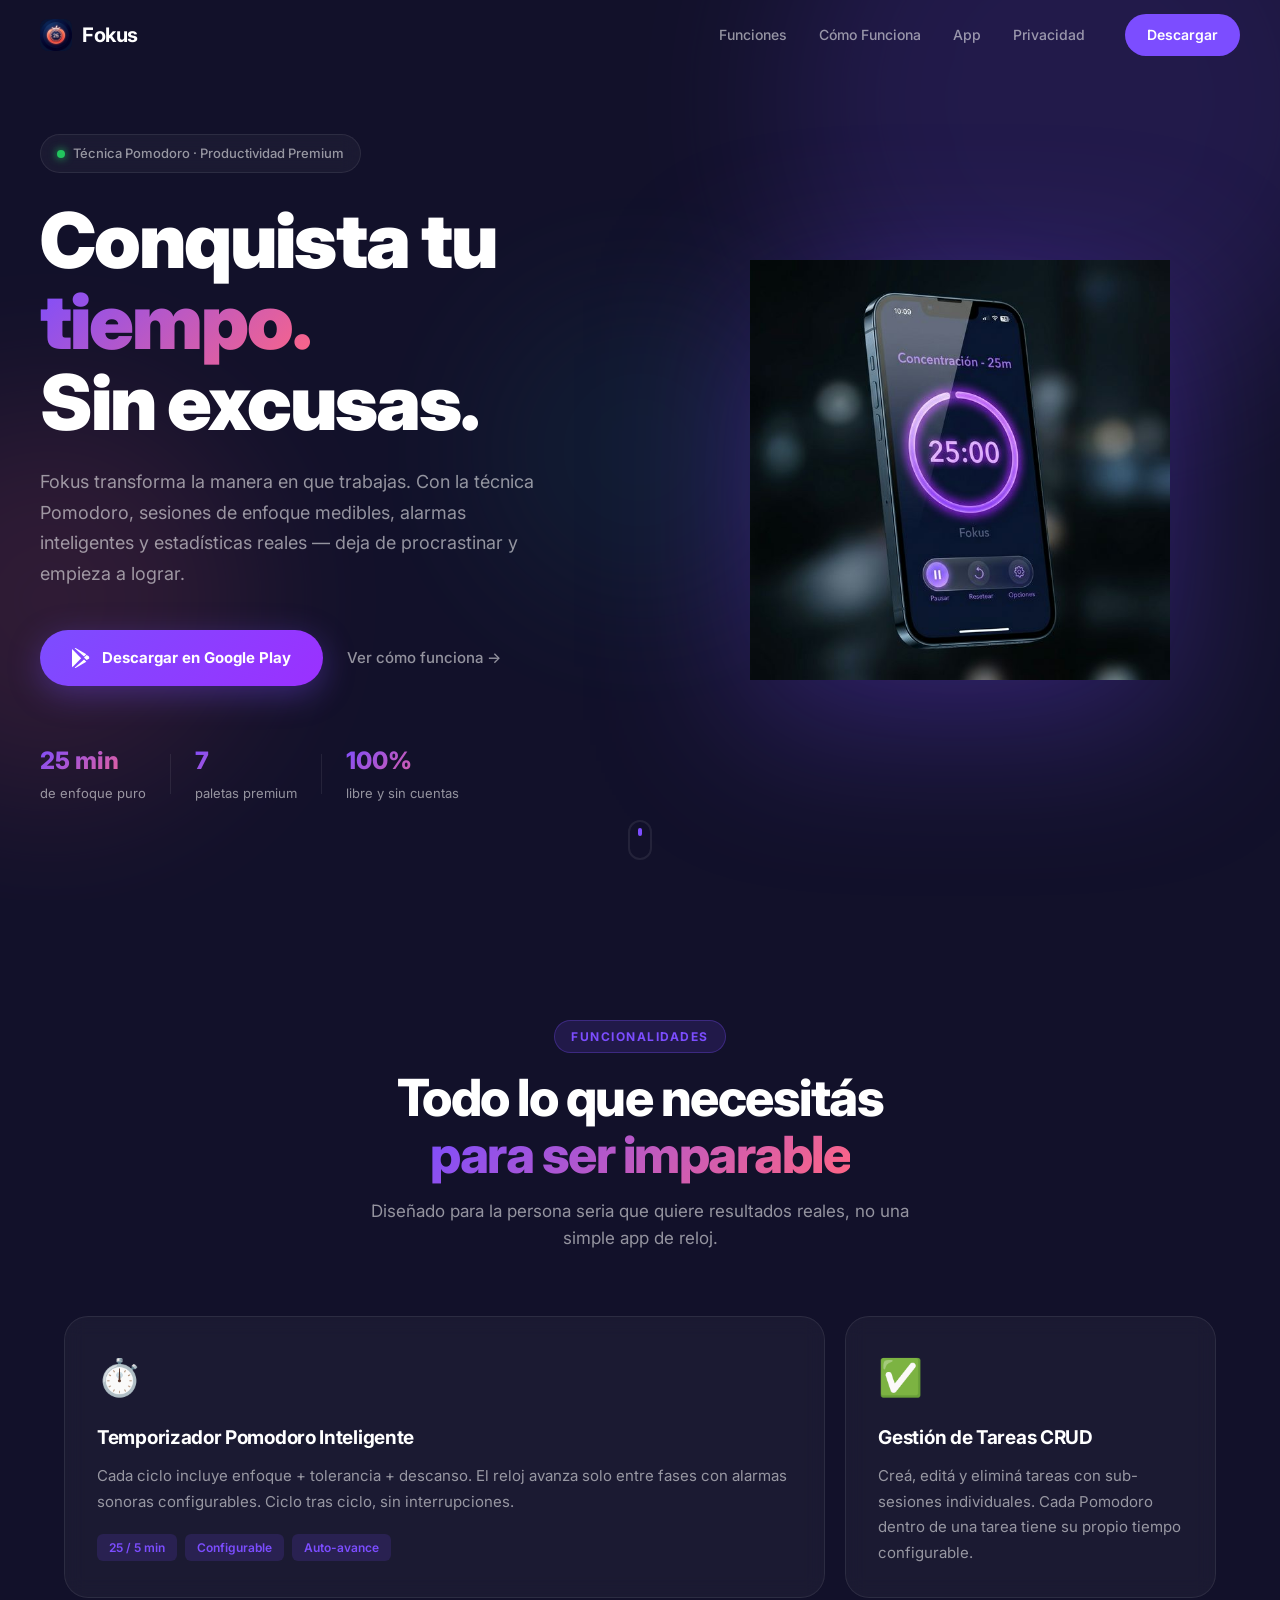
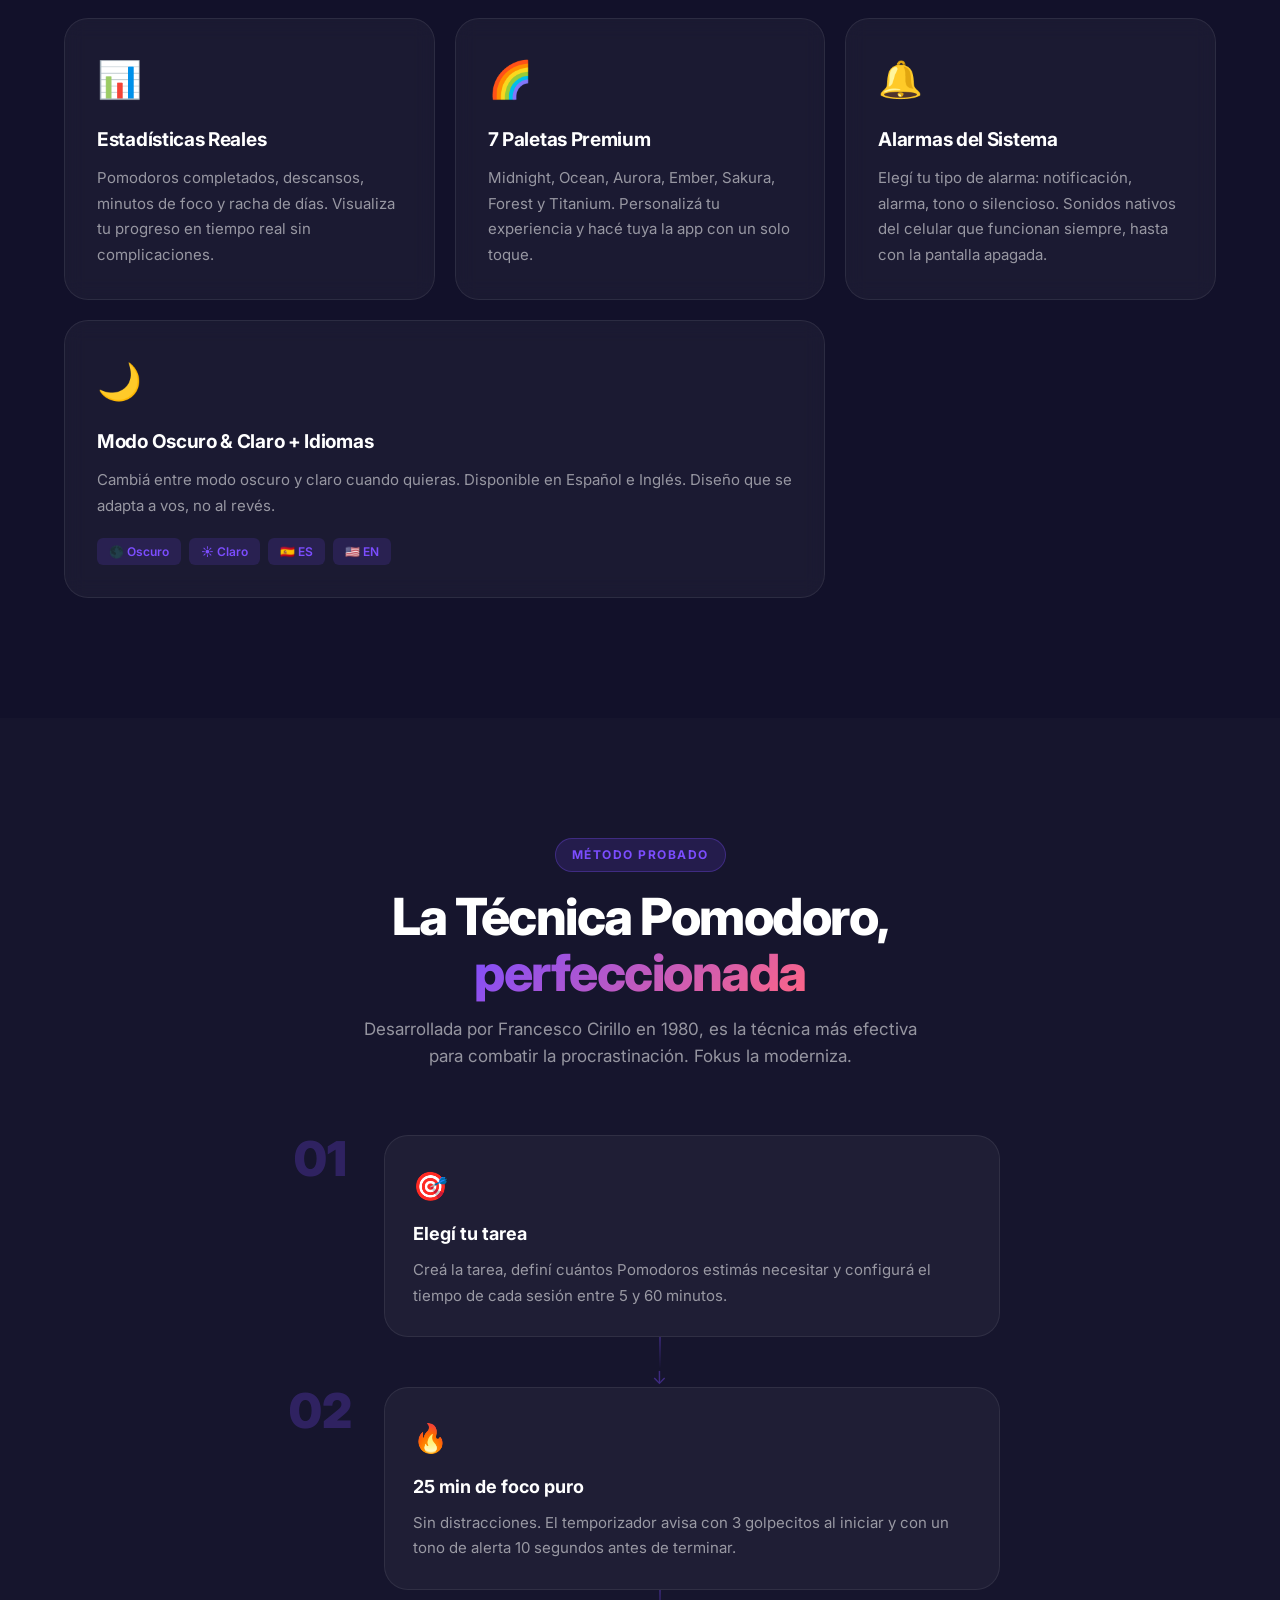
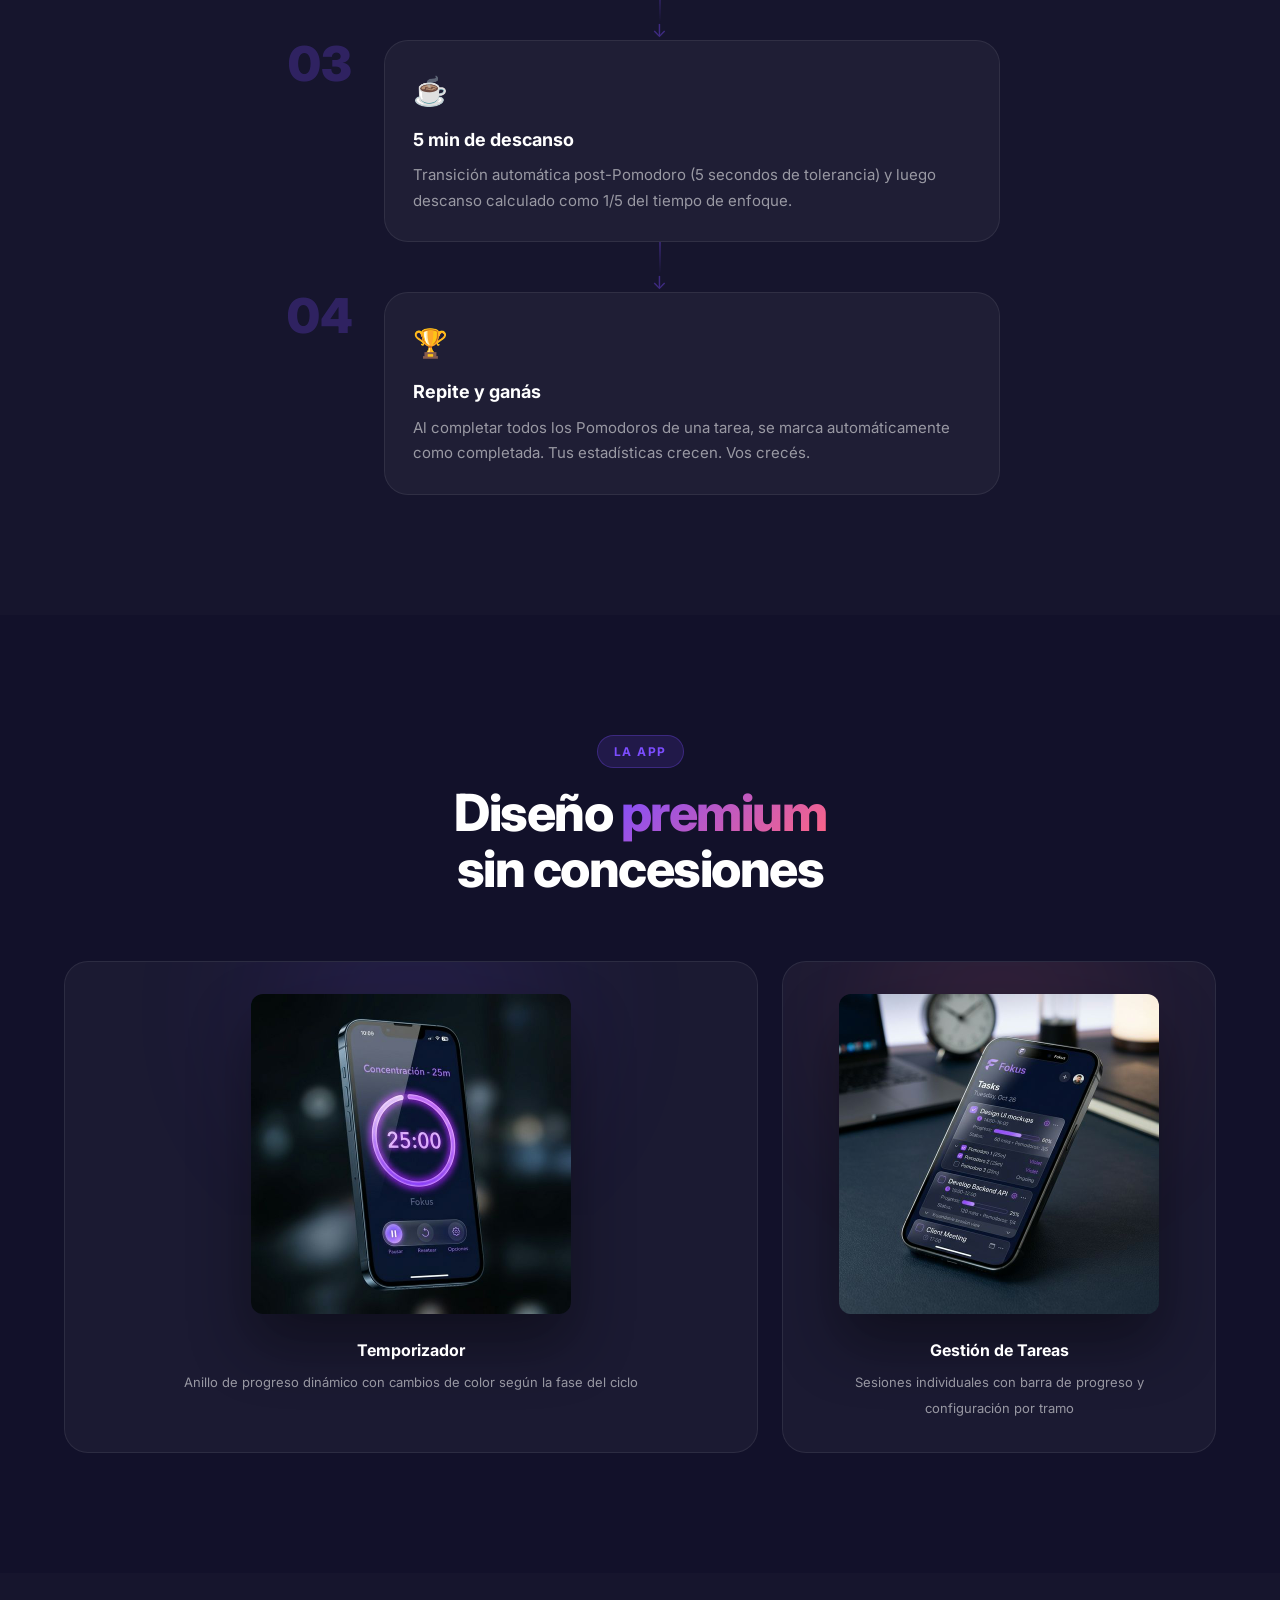
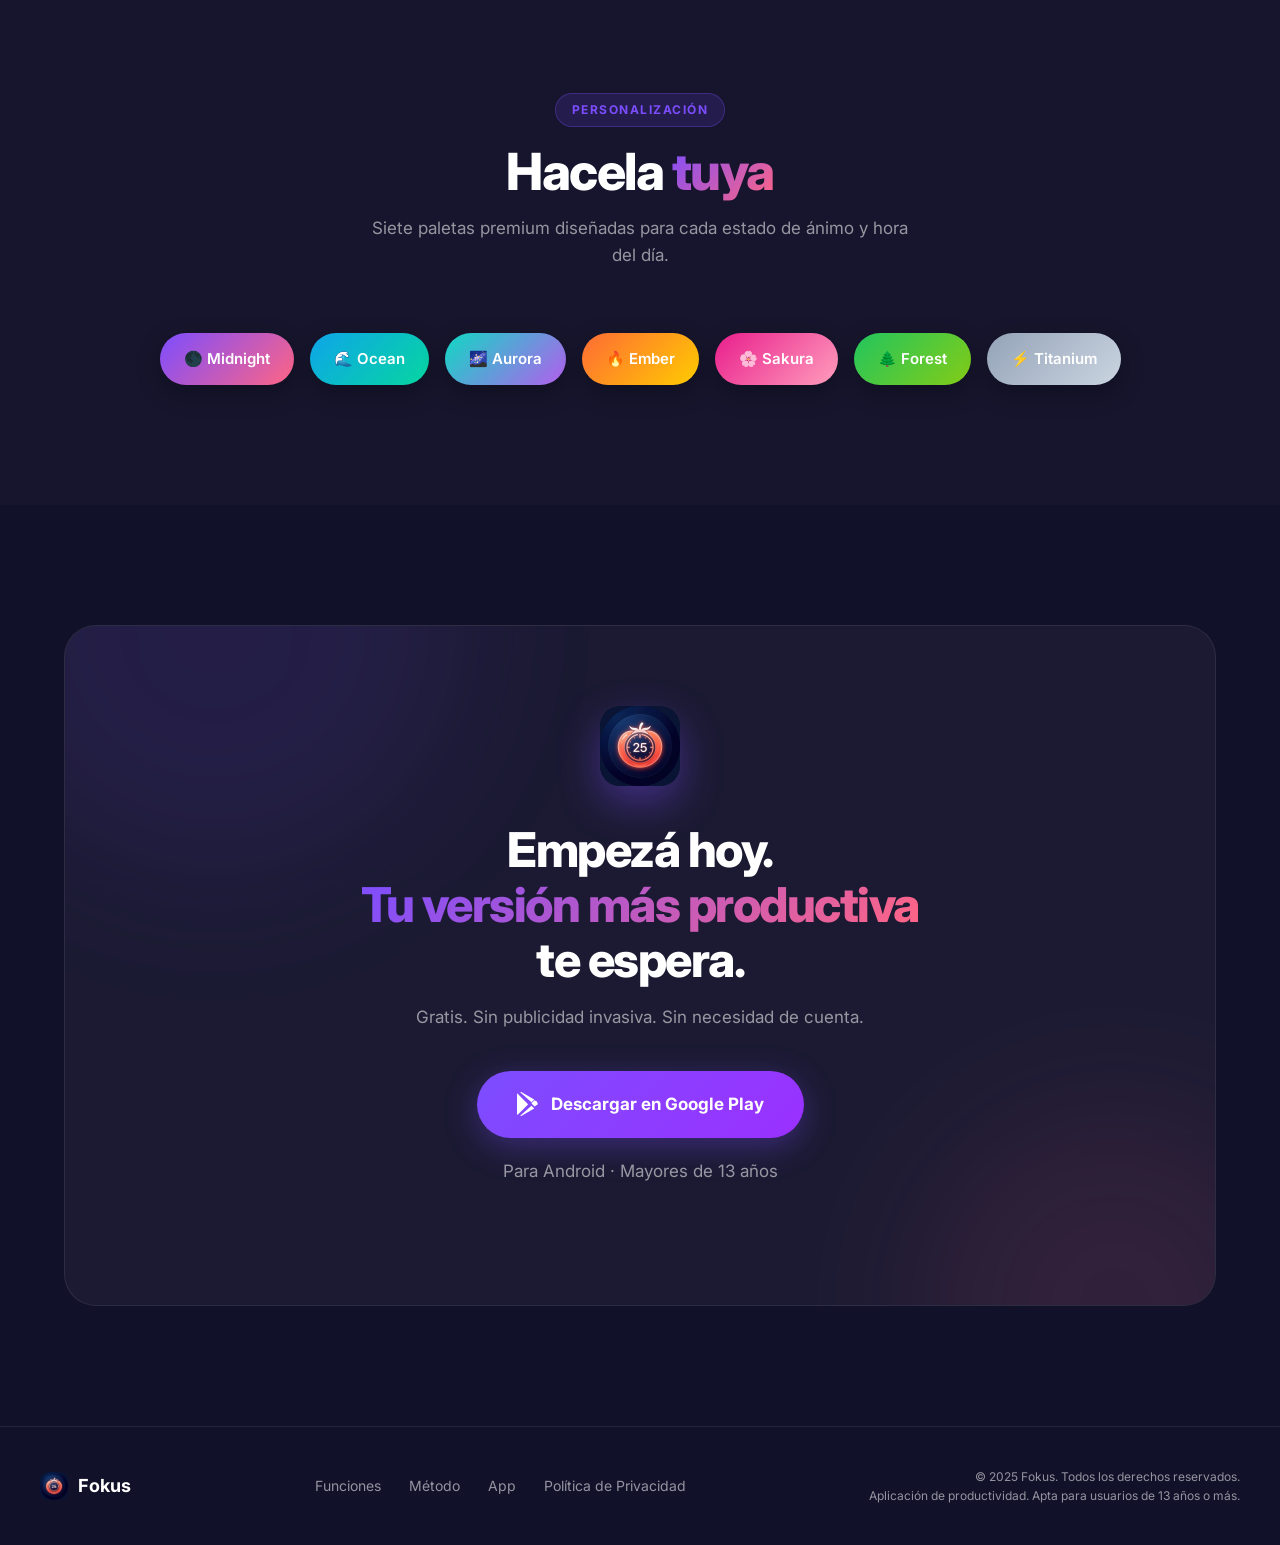
<file: index.html>
<!DOCTYPE html>
<html lang="es">
<head>
  <meta charset="UTF-8" />
  <meta name="viewport" content="width=device-width, initial-scale=1.0" />
  <title>Fokus — Tu Temporizador Pomodoro Premium</title>
  <meta name="description" content="Fokus es la app de productividad Pomodoro más elegante y efectiva. Divide tu trabajo en sesiones de enfoque y descansos. Disponible para Android." />
  <meta name="theme-color" content="#12112A" />
  <!-- Open Graph -->
  <meta property="og:title" content="Fokus — Productividad Premium" />
  <meta property="og:description" content="Conquista tu procrastinación con la técnica Pomodoro. Temporizador inteligente, gestión de tareas y estadísticas en una sola app premium." />
  <meta property="og:image" content="assets/img/hero_mockup.png" />
  <meta property="og:type" content="website" />
  <!-- Fonts -->
  <link rel="preconnect" href="https://fonts.googleapis.com" />
  <link rel="preconnect" href="https://fonts.gstatic.com" crossorigin />
  <link href="https://fonts.googleapis.com/css2?family=Inter:wght@300;400;500;600;700;800;900&display=swap" rel="stylesheet" />
  <link rel="stylesheet" href="styles.css" />
  <link rel="icon" href="assets/img/app_icon.png" type="image/png" />
</head>
<body>

  <!-- ========== NAVBAR ========== -->
  <nav class="navbar" id="navbar">
    <div class="nav-container">
      <a href="#" class="nav-logo">
        <img src="assets/img/app_icon.png" alt="Fokus" class="nav-icon" />
        <span>Fokus</span>
      </a>
      <ul class="nav-links">
        <li><a href="#features">Funciones</a></li>
        <li><a href="#how-it-works">Cómo Funciona</a></li>
        <li><a href="#screenshots">App</a></li>
        <li><a href="privacy.html">Privacidad</a></li>
      </ul>
      <a href="#download" class="btn-nav">Descargar</a>
      <button class="hamburger" id="hamburger" aria-label="Menu">
        <span></span><span></span><span></span>
      </button>
    </div>
  </nav>

  <!-- ========== HERO ========== -->
  <section class="hero" id="hero">
    <div class="hero-bg-orbs">
      <div class="orb orb-1"></div>
      <div class="orb orb-2"></div>
      <div class="orb orb-3"></div>
    </div>
    <div class="hero-container">
      <div class="hero-content">
        <div class="hero-badge">
          <span class="badge-dot"></span>
          Técnica Pomodoro · Productividad Premium
        </div>
        <h1 class="hero-title">
          Conquista tu<br />
          <span class="gradient-text">tiempo.</span><br />
          Sin excusas.
        </h1>
        <p class="hero-subtitle">
          Fokus transforma la manera en que trabajas. Con la técnica Pomodoro, sesiones de enfoque medibles, alarmas inteligentes y estadísticas reales — deja de procrastinar y empieza a lograr.
        </p>
        <div class="hero-actions">
          <a href="#download" class="btn-primary">
            <svg width="20" height="20" viewBox="0 0 24 24" fill="currentColor"><path d="M3.18 23.76c.35.19.74.24 1.12.16l12.93-7.47-2.79-2.79-11.26 10.1zM.32 1.22C.12 1.6 0 2.05 0 2.56v18.88c0 .51.12.96.32 1.34L.43 23l10.58-10.58v-.25L.43 1.6l-.11-.38zM20.23 9.85l-2.74-1.58-3.08 3.08 3.08 3.08 2.76-1.59c.79-.45.79-1.19-.02-1.99zM4.3.08L17.23 7.55 14.44 10.34 3.18.24C3.54.05 3.95.01 4.3.08z"/></svg>
            Descargar en Google Play
          </a>
          <a href="#how-it-works" class="btn-secondary">
            Ver cómo funciona →
          </a>
        </div>
        <div class="hero-stats">
          <div class="stat">
            <strong>25 min</strong>
            <span>de enfoque puro</span>
          </div>
          <div class="stat-divider"></div>
          <div class="stat">
            <strong>7</strong>
            <span>paletas premium</span>
          </div>
          <div class="stat-divider"></div>
          <div class="stat">
            <strong>100%</strong>
            <span>libre y sin cuentas</span>
          </div>
        </div>
      </div>
      <div class="hero-visual">
        <div class="phone-glow"></div>
        <img src="assets/img/hero_mockup.png" alt="Fokus app timer screen" class="hero-phone" />
      </div>
    </div>
    <div class="hero-scroll">
      <div class="scroll-indicator">
        <div class="scroll-dot"></div>
      </div>
    </div>
  </section>

  <!-- ========== FEATURES ========== -->
  <section class="features" id="features">
    <div class="section-container">
      <div class="section-header">
        <span class="section-tag">Funcionalidades</span>
        <h2>Todo lo que necesitás<br /><span class="gradient-text">para ser imparable</span></h2>
        <p>Diseñado para la persona seria que quiere resultados reales, no una simple app de reloj.</p>
      </div>
      <div class="features-grid">
        <div class="feature-card feature-card--large">
          <div class="feature-icon">⏱️</div>
          <h3>Temporizador Pomodoro Inteligente</h3>
          <p>Cada ciclo incluye enfoque + tolerancia + descanso. El reloj avanza solo entre fases con alarmas sonoras configurables. Ciclo tras ciclo, sin interrupciones.</p>
          <div class="feature-tags">
            <span>25 / 5 min</span>
            <span>Configurable</span>
            <span>Auto-avance</span>
          </div>
        </div>
        <div class="feature-card">
          <div class="feature-icon">✅</div>
          <h3>Gestión de Tareas CRUD</h3>
          <p>Creá, editá y eliminá tareas con sub-sesiones individuales. Cada Pomodoro dentro de una tarea tiene su propio tiempo configurable.</p>
        </div>
        <div class="feature-card">
          <div class="feature-icon">📊</div>
          <h3>Estadísticas Reales</h3>
          <p>Pomodoros completados, descansos, minutos de foco y racha de días. Visualiza tu progreso en tiempo real sin complicaciones.</p>
        </div>
        <div class="feature-card">
          <div class="feature-icon">🌈</div>
          <h3>7 Paletas Premium</h3>
          <p>Midnight, Ocean, Aurora, Ember, Sakura, Forest y Titanium. Personalizá tu experiencia y hacé tuya la app con un solo toque.</p>
        </div>
        <div class="feature-card">
          <div class="feature-icon">🔔</div>
          <h3>Alarmas del Sistema</h3>
          <p>Elegí tu tipo de alarma: notificación, alarma, tono o silencioso. Sonidos nativos del celular que funcionan siempre, hasta con la pantalla apagada.</p>
        </div>
        <div class="feature-card feature-card--large">
          <div class="feature-icon">🌙</div>
          <h3>Modo Oscuro & Claro + Idiomas</h3>
          <p>Cambiá entre modo oscuro y claro cuando quieras. Disponible en Español e Inglés. Diseño que se adapta a vos, no al revés.</p>
          <div class="feature-tags">
            <span>🌑 Oscuro</span>
            <span>☀️ Claro</span>
            <span>🇪🇸 ES</span>
            <span>🇺🇸 EN</span>
          </div>
        </div>
      </div>
    </div>
  </section>

  <!-- ========== HOW IT WORKS ========== -->
  <section class="how-it-works" id="how-it-works">
    <div class="section-container">
      <div class="section-header">
        <span class="section-tag">Método Probado</span>
        <h2>La Técnica Pomodoro,<br /><span class="gradient-text">perfeccionada</span></h2>
        <p>Desarrollada por Francesco Cirillo en 1980, es la técnica más efectiva para combatir la procrastinación. Fokus la moderniza.</p>
      </div>
      <div class="steps">
        <div class="step">
          <div class="step-number">01</div>
          <div class="step-content">
            <div class="step-icon">🎯</div>
            <h3>Elegí tu tarea</h3>
            <p>Creá la tarea, definí cuántos Pomodoros estimás necesitar y configurá el tiempo de cada sesión entre 5 y 60 minutos.</p>
          </div>
        </div>
        <div class="step-connector">
          <div class="connector-line"></div>
          <div class="connector-arrow">↓</div>
        </div>
        <div class="step">
          <div class="step-number">02</div>
          <div class="step-content">
            <div class="step-icon">🔥</div>
            <h3>25 min de foco puro</h3>
            <p>Sin distracciones. El temporizador avisa con 3 golpecitos al iniciar y con un tono de alerta 10 segundos antes de terminar.</p>
          </div>
        </div>
        <div class="step-connector">
          <div class="connector-line"></div>
          <div class="connector-arrow">↓</div>
        </div>
        <div class="step">
          <div class="step-number">03</div>
          <div class="step-content">
            <div class="step-icon">☕</div>
            <h3>5 min de descanso</h3>
            <p>Transición automática post-Pomodoro (5 secondos de tolerancia) y luego descanso calculado como 1/5 del tiempo de enfoque.</p>
          </div>
        </div>
        <div class="step-connector">
          <div class="connector-line"></div>
          <div class="connector-arrow">↓</div>
        </div>
        <div class="step">
          <div class="step-number">04</div>
          <div class="step-content">
            <div class="step-icon">🏆</div>
            <h3>Repite y ganás</h3>
            <p>Al completar todos los Pomodoros de una tarea, se marca automáticamente como completada. Tus estadísticas crecen. Vos crecés.</p>
          </div>
        </div>
      </div>
    </div>
  </section>

  <!-- ========== SCREENSHOTS ========== -->
  <section class="screenshots" id="screenshots">
    <div class="section-container">
      <div class="section-header">
        <span class="section-tag">La App</span>
        <h2>Diseño <span class="gradient-text">premium</span><br />sin concesiones</h2>
      </div>
      <div class="screenshots-grid">
        <div class="screenshot-card screenshot-card--main">
          <div class="screenshot-glow"></div>
          <img src="assets/img/hero_mockup.png" alt="Pantalla del temporizador Fokus" />
          <div class="screenshot-label">
            <strong>Temporizador</strong>
            <span>Anillo de progreso dinámico con cambios de color según la fase del ciclo</span>
          </div>
        </div>
        <div class="screenshot-card">
          <div class="screenshot-glow screenshot-glow--secondary"></div>
          <img src="assets/img/tasks_mockup.png" alt="Gestión de tareas Fokus" />
          <div class="screenshot-label">
            <strong>Gestión de Tareas</strong>
            <span>Sesiones individuales con barra de progreso y configuración por tramo</span>
          </div>
        </div>
      </div>
    </div>
  </section>

  <!-- ========== PALETTES ========== -->
  <section class="palettes">
    <div class="section-container">
      <div class="section-header">
        <span class="section-tag">Personalización</span>
        <h2>Hacela <span class="gradient-text">tuya</span></h2>
        <p>Siete paletas premium diseñadas para cada estado de ánimo y hora del día.</p>
      </div>
      <div class="palettes-grid">
        <div class="palette-chip" style="--p1:#7C4DFF;--p2:#FF6584;">🌑 Midnight</div>
        <div class="palette-chip" style="--p1:#0EA5E9;--p2:#06D6A0;">🌊 Ocean</div>
        <div class="palette-chip" style="--p1:#10D9C4;--p2:#B45EEE;">🌌 Aurora</div>
        <div class="palette-chip" style="--p1:#FF6B35;--p2:#FFCC00;">🔥 Ember</div>
        <div class="palette-chip" style="--p1:#E91E8C;--p2:#FF9EBC;">🌸 Sakura</div>
        <div class="palette-chip" style="--p1:#22C55E;--p2:#84CC16;">🌲 Forest</div>
        <div class="palette-chip" style="--p1:#94A3B8;--p2:#CBD5E1;">⚡ Titanium</div>
      </div>
    </div>
  </section>

  <!-- ========== DOWNLOAD ========== -->
  <section class="download" id="download">
    <div class="section-container">
      <div class="download-card">
        <div class="download-orbs">
          <div class="orb orb-dl-1"></div>
          <div class="orb orb-dl-2"></div>
        </div>
        <div class="download-content">
          <img src="assets/img/app_icon.png" alt="Fokus" class="download-icon" />
          <h2>Empezá hoy.<br /><span class="gradient-text">Tu versión más productiva</span><br />te espera.</h2>
          <p>Gratis. Sin publicidad invasiva. Sin necesidad de cuenta.</p>
          <a href="https://play.google.com/store" class="btn-primary btn-xl" target="_blank" rel="noopener">
            <svg width="24" height="24" viewBox="0 0 24 24" fill="currentColor"><path d="M3.18 23.76c.35.19.74.24 1.12.16l12.93-7.47-2.79-2.79-11.26 10.1zM.32 1.22C.12 1.6 0 2.05 0 2.56v18.88c0 .51.12.96.32 1.34L.43 23l10.58-10.58v-.25L.43 1.6l-.11-.38zM20.23 9.85l-2.74-1.58-3.08 3.08 3.08 3.08 2.76-1.59c.79-.45.79-1.19-.02-1.99zM4.3.08L17.23 7.55 14.44 10.34 3.18.24C3.54.05 3.95.01 4.3.08z"/></svg>
            Descargar en Google Play
          </a>
          <p class="download-note">Para Android · Mayores de 13 años</p>
        </div>
      </div>
    </div>
  </section>

  <!-- ========== FOOTER ========== -->
  <footer class="footer">
    <div class="footer-container">
      <div class="footer-brand">
        <img src="assets/img/app_icon.png" alt="Fokus" class="footer-icon" />
        <span>Fokus</span>
      </div>
      <nav class="footer-nav">
        <a href="#features">Funciones</a>
        <a href="#how-it-works">Método</a>
        <a href="#screenshots">App</a>
        <a href="privacy.html">Política de Privacidad</a>
      </nav>
      <div class="footer-copy">
        <p>© 2025 Fokus. Todos los derechos reservados.</p>
        <p>Aplicación de productividad. Apta para usuarios de 13 años o más.</p>
      </div>
    </div>
  </footer>

  <script src="app.js"></script>
</body>
</html>
</file>
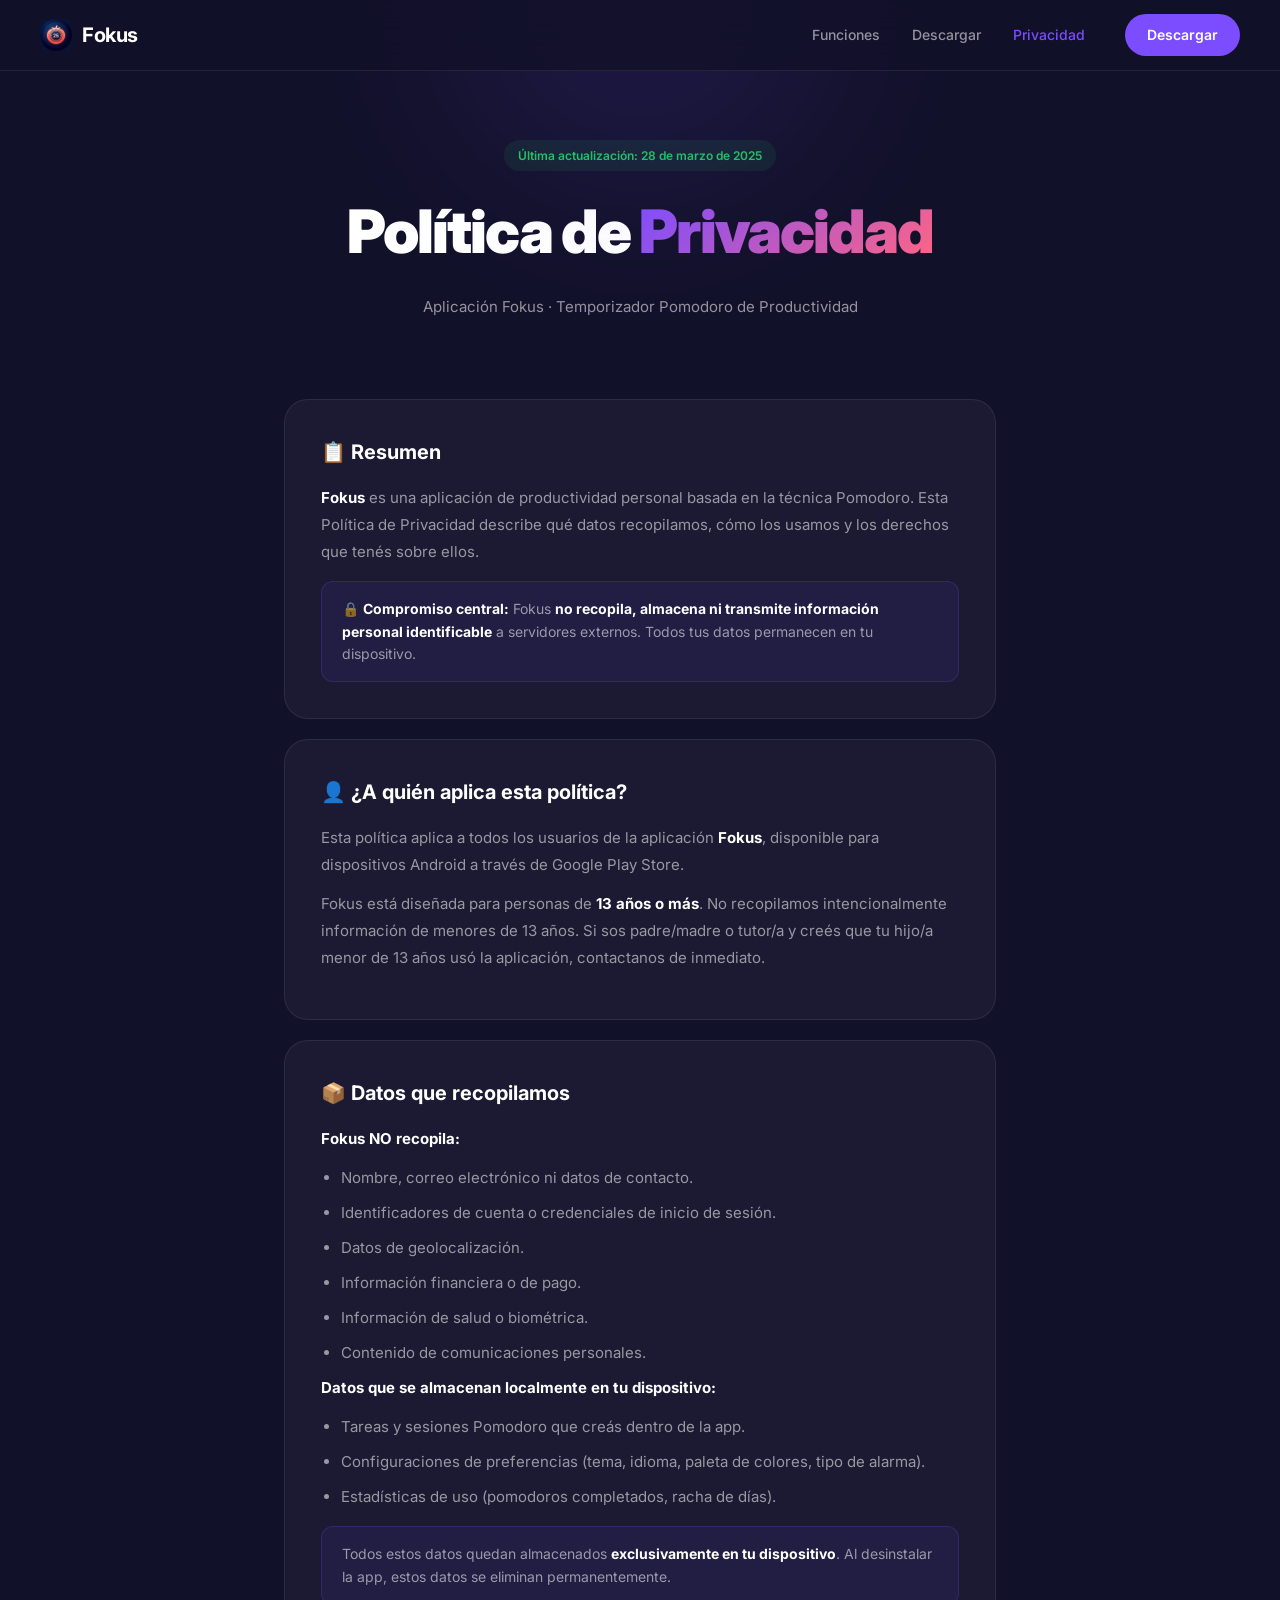
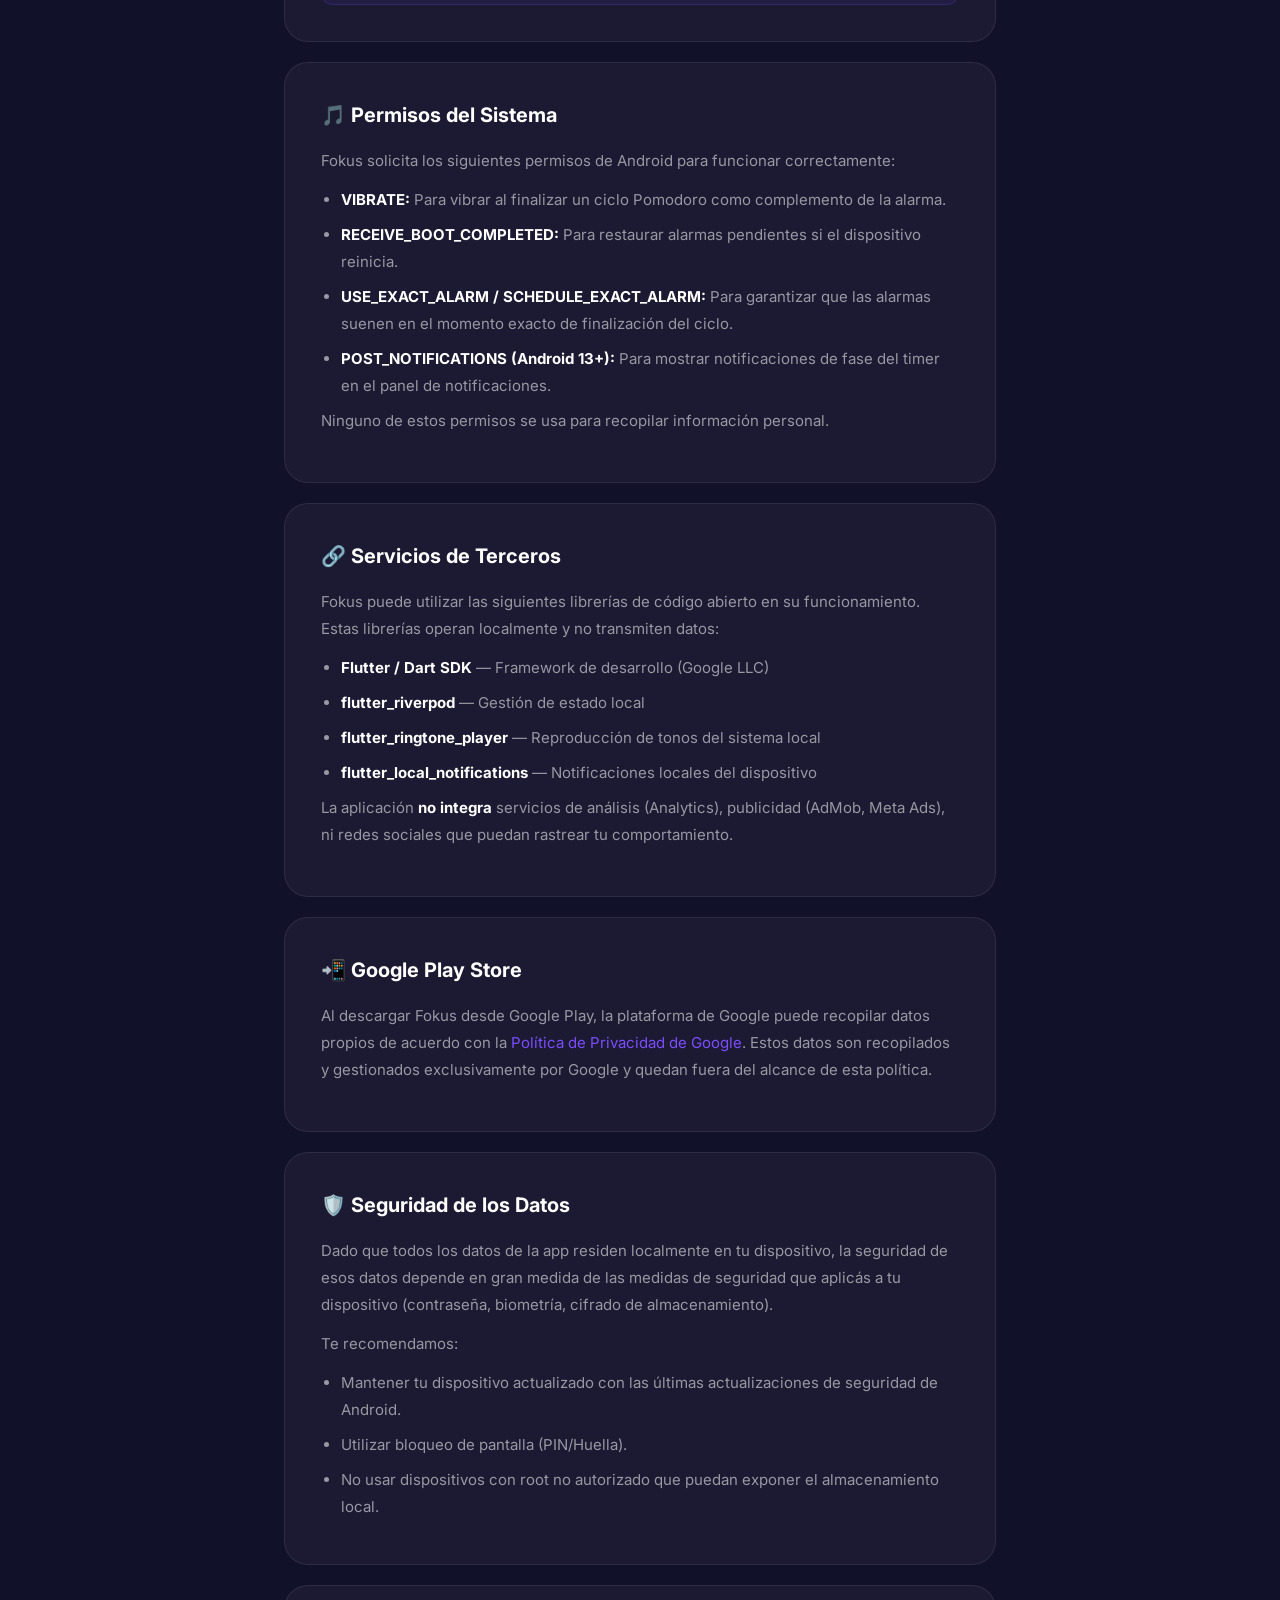
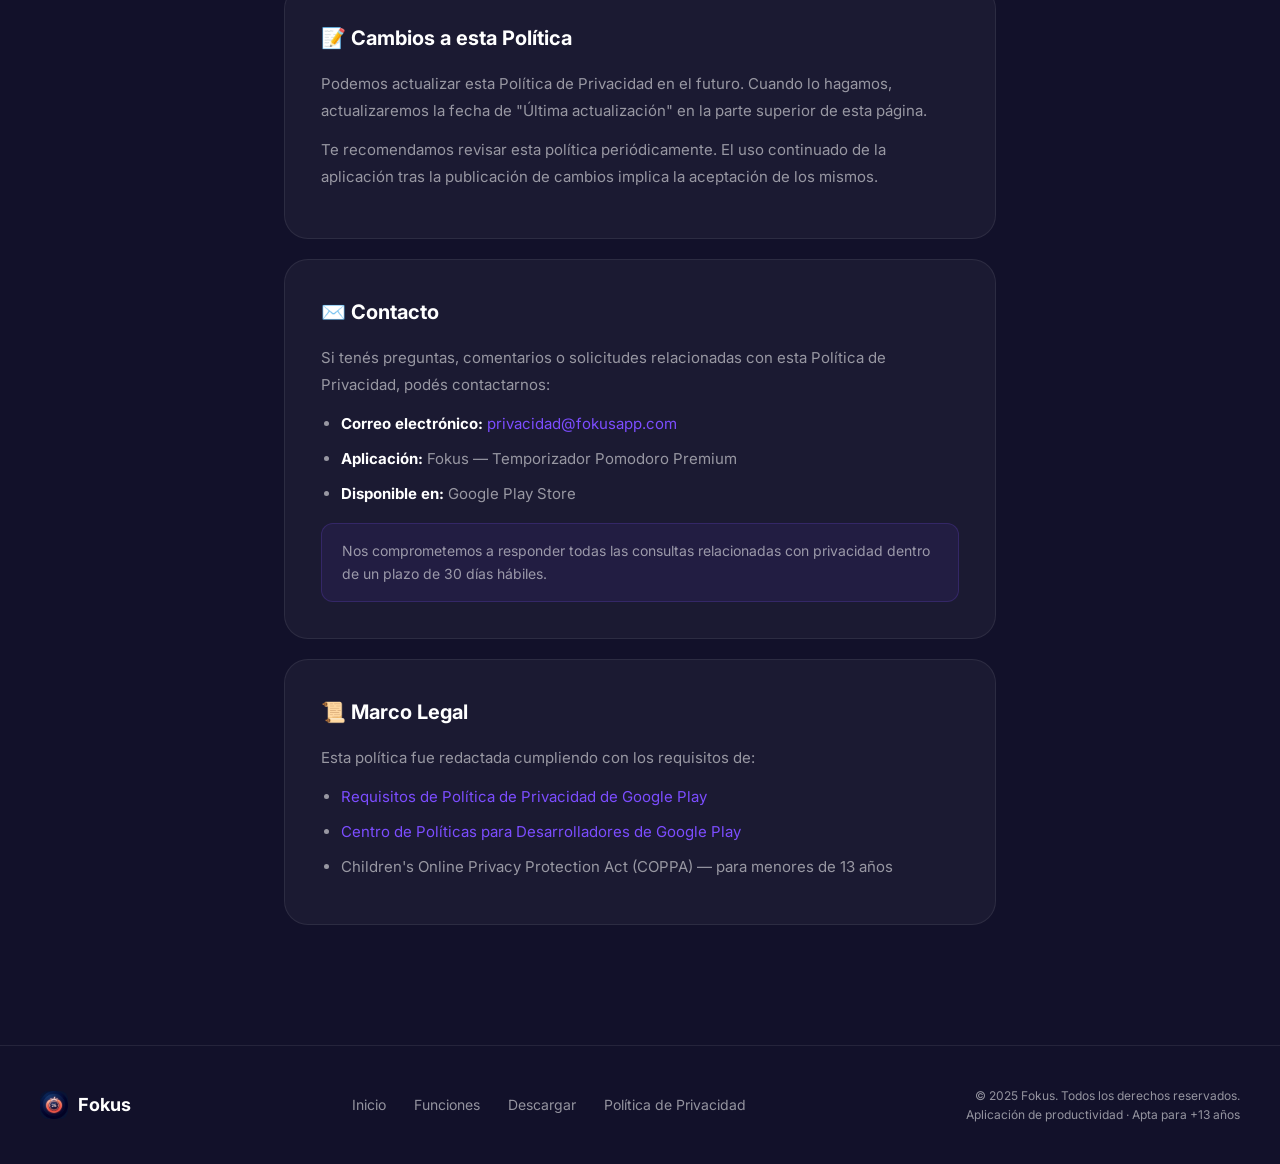
<file: privacy.html>
<!DOCTYPE html>
<html lang="es">
<head>
  <meta charset="UTF-8" />
  <meta name="viewport" content="width=device-width, initial-scale=1.0" />
  <title>Política de Privacidad — Fokus</title>
  <meta name="description" content="Política de Privacidad de la aplicación Fokus. Conocé cómo tratamos tu información." />
  <link rel="preconnect" href="https://fonts.googleapis.com" />
  <link rel="preconnect" href="https://fonts.gstatic.com" crossorigin />
  <link href="https://fonts.googleapis.com/css2?family=Inter:wght@300;400;500;600;700;800&display=swap" rel="stylesheet" />
  <link rel="stylesheet" href="styles.css" />
  <link rel="icon" href="assets/img/app_icon.png" type="image/png" />
  <style>
    .privacy-hero {
      padding: 140px 24px 80px;
      text-align: center;
      position: relative;
    }

    .privacy-hero h1 {
      font-size: clamp(32px, 5vw, 60px);
      font-weight: 900;
      letter-spacing: -2px;
      margin-bottom: 16px;
    }

    .privacy-hero p {
      color: var(--text-muted);
      font-size: 15px;
    }

    .privacy-content {
      max-width: 760px;
      margin: 0 auto;
      padding: 0 24px 100px;
    }

    .privacy-section {
      background: var(--bg-card);
      border: 1px solid var(--border);
      border-radius: var(--radius-lg);
      padding: 36px;
      margin-bottom: 20px;
      transition: border-color 0.25s;
    }

    .privacy-section:hover { border-color: rgba(124,77,255,0.25); }

    .privacy-section h2 {
      font-size: 20px;
      font-weight: 700;
      margin-bottom: 16px;
      display: flex;
      align-items: center;
      gap: 10px;
    }

    .privacy-section p,
    .privacy-section li {
      font-size: 15px;
      color: var(--text-muted);
      line-height: 1.8;
      margin-bottom: 12px;
    }

    .privacy-section ul {
      padding-left: 20px;
    }

    .privacy-section li {
      margin-bottom: 8px;
    }

    .privacy-section a {
      color: var(--primary);
      text-decoration: none;
    }

    .privacy-section a:hover { text-decoration: underline; }

    .privacy-section strong {
      color: var(--text);
    }

    .highlight-box {
      background: rgba(124,77,255,0.08);
      border: 1px solid rgba(124,77,255,0.2);
      border-radius: 12px;
      padding: 16px 20px;
      margin-top: 16px;
      font-size: 14px;
      color: var(--text-muted);
    }

    .last-updated {
      display: inline-block;
      background: rgba(34,197,94,0.1);
      color: #22C55E;
      border-radius: 50px;
      padding: 6px 14px;
      font-size: 12px;
      font-weight: 600;
      margin-bottom: 12px;
    }
  </style>
</head>
<body>

  <!-- NAVBAR -->
  <nav class="navbar scrolled" id="navbar">
    <div class="nav-container">
      <a href="index.html" class="nav-logo">
        <img src="assets/img/app_icon.png" alt="Fokus" class="nav-icon" />
        <span>Fokus</span>
      </a>
      <ul class="nav-links">
        <li><a href="index.html#features">Funciones</a></li>
        <li><a href="index.html#download">Descargar</a></li>
        <li><a href="privacy.html" style="color:#7C4DFF">Privacidad</a></li>
      </ul>
      <a href="index.html#download" class="btn-nav">Descargar</a>
    </div>
  </nav>

  <!-- HERO -->
  <div class="privacy-hero">
    <div class="orb" style="width:400px;height:400px;background:#7C4DFF;top:-200px;left:50%;transform:translateX(-50%);opacity:0.1;"></div>
    <div class="last-updated">Última actualización: 28 de marzo de 2025</div>
    <h1>Política de <span class="gradient-text">Privacidad</span></h1>
    <p>Aplicación Fokus · Temporizador Pomodoro de Productividad</p>
  </div>

  <!-- CONTENT -->
  <div class="privacy-content">

    <div class="privacy-section">
      <h2>📋 Resumen</h2>
      <p><strong>Fokus</strong> es una aplicación de productividad personal basada en la técnica Pomodoro. Esta Política de Privacidad describe qué datos recopilamos, cómo los usamos y los derechos que tenés sobre ellos.</p>
      <div class="highlight-box">
        🔒 <strong>Compromiso central:</strong> Fokus <strong>no recopila, almacena ni transmite información personal identificable</strong> a servidores externos. Todos tus datos permanecen en tu dispositivo.
      </div>
    </div>

    <div class="privacy-section">
      <h2>👤 ¿A quién aplica esta política?</h2>
      <p>Esta política aplica a todos los usuarios de la aplicación <strong>Fokus</strong>, disponible para dispositivos Android a través de Google Play Store.</p>
      <p>Fokus está diseñada para personas de <strong>13 años o más</strong>. No recopilamos intencionalmente información de menores de 13 años. Si sos padre/madre o tutor/a y creés que tu hijo/a menor de 13 años usó la aplicación, contactanos de inmediato.</p>
    </div>

    <div class="privacy-section">
      <h2>📦 Datos que recopilamos</h2>
      <p><strong>Fokus NO recopila:</strong></p>
      <ul>
        <li>Nombre, correo electrónico ni datos de contacto.</li>
        <li>Identificadores de cuenta o credenciales de inicio de sesión.</li>
        <li>Datos de geolocalización.</li>
        <li>Información financiera o de pago.</li>
        <li>Información de salud o biométrica.</li>
        <li>Contenido de comunicaciones personales.</li>
      </ul>
      <p><strong>Datos que se almacenan localmente en tu dispositivo:</strong></p>
      <ul>
        <li>Tareas y sesiones Pomodoro que creás dentro de la app.</li>
        <li>Configuraciones de preferencias (tema, idioma, paleta de colores, tipo de alarma).</li>
        <li>Estadísticas de uso (pomodoros completados, racha de días).</li>
      </ul>
      <div class="highlight-box">
        Todos estos datos quedan almacenados <strong>exclusivamente en tu dispositivo</strong>. Al desinstalar la app, estos datos se eliminan permanentemente.
      </div>
    </div>

    <div class="privacy-section">
      <h2>🎵 Permisos del Sistema</h2>
      <p>Fokus solicita los siguientes permisos de Android para funcionar correctamente:</p>
      <ul>
        <li><strong>VIBRATE:</strong> Para vibrar al finalizar un ciclo Pomodoro como complemento de la alarma.</li>
        <li><strong>RECEIVE_BOOT_COMPLETED:</strong> Para restaurar alarmas pendientes si el dispositivo reinicia.</li>
        <li><strong>USE_EXACT_ALARM / SCHEDULE_EXACT_ALARM:</strong> Para garantizar que las alarmas suenen en el momento exacto de finalización del ciclo.</li>
        <li><strong>POST_NOTIFICATIONS (Android 13+):</strong> Para mostrar notificaciones de fase del timer en el panel de notificaciones.</li>
      </ul>
      <p>Ninguno de estos permisos se usa para recopilar información personal.</p>
    </div>

    <div class="privacy-section">
      <h2>🔗 Servicios de Terceros</h2>
      <p>Fokus puede utilizar las siguientes librerías de código abierto en su funcionamiento. Estas librerías operan localmente y no transmiten datos:</p>
      <ul>
        <li><strong>Flutter / Dart SDK</strong> — Framework de desarrollo (Google LLC)</li>
        <li><strong>flutter_riverpod</strong> — Gestión de estado local</li>
        <li><strong>flutter_ringtone_player</strong> — Reproducción de tonos del sistema local</li>
        <li><strong>flutter_local_notifications</strong> — Notificaciones locales del dispositivo</li>
      </ul>
      <p>La aplicación <strong>no integra</strong> servicios de análisis (Analytics), publicidad (AdMob, Meta Ads), ni redes sociales que puedan rastrear tu comportamiento.</p>
    </div>

    <div class="privacy-section">
      <h2>📲 Google Play Store</h2>
      <p>Al descargar Fokus desde Google Play, la plataforma de Google puede recopilar datos propios de acuerdo con la <a href="https://policies.google.com/privacy" target="_blank" rel="noopener">Política de Privacidad de Google</a>. Estos datos son recopilados y gestionados exclusivamente por Google y quedan fuera del alcance de esta política.</p>
    </div>

    <div class="privacy-section">
      <h2>🛡️ Seguridad de los Datos</h2>
      <p>Dado que todos los datos de la app residen localmente en tu dispositivo, la seguridad de esos datos depende en gran medida de las medidas de seguridad que aplicás a tu dispositivo (contraseña, biometría, cifrado de almacenamiento).</p>
      <p>Te recomendamos:</p>
      <ul>
        <li>Mantener tu dispositivo actualizado con las últimas actualizaciones de seguridad de Android.</li>
        <li>Utilizar bloqueo de pantalla (PIN/Huella).</li>
        <li>No usar dispositivos con root no autorizado que puedan exponer el almacenamiento local.</li>
      </ul>
    </div>

    <div class="privacy-section">
      <h2>📝 Cambios a esta Política</h2>
      <p>Podemos actualizar esta Política de Privacidad en el futuro. Cuando lo hagamos, actualizaremos la fecha de "Última actualización" en la parte superior de esta página.</p>
      <p>Te recomendamos revisar esta política periódicamente. El uso continuado de la aplicación tras la publicación de cambios implica la aceptación de los mismos.</p>
    </div>

    <div class="privacy-section">
      <h2>✉️ Contacto</h2>
      <p>Si tenés preguntas, comentarios o solicitudes relacionadas con esta Política de Privacidad, podés contactarnos:</p>
      <ul>
        <li><strong>Correo electrónico:</strong> <a href="mailto:privacidad@fokusapp.com">privacidad@fokusapp.com</a></li>
        <li><strong>Aplicación:</strong> Fokus — Temporizador Pomodoro Premium</li>
        <li><strong>Disponible en:</strong> Google Play Store</li>
      </ul>
      <div class="highlight-box">
        Nos comprometemos a responder todas las consultas relacionadas con privacidad dentro de un plazo de 30 días hábiles.
      </div>
    </div>

    <div class="privacy-section">
      <h2>📜 Marco Legal</h2>
      <p>Esta política fue redactada cumpliendo con los requisitos de:</p>
      <ul>
        <li><a href="https://support.google.com/googleplay/android-developer/answer/9859455" target="_blank" rel="noopener">Requisitos de Política de Privacidad de Google Play</a></li>
        <li><a href="https://support.google.com/googleplay/android-developer/topic/9877467" target="_blank" rel="noopener">Centro de Políticas para Desarrolladores de Google Play</a></li>
        <li>Children's Online Privacy Protection Act (COPPA) — para menores de 13 años</li>
      </ul>
    </div>

  </div>

  <!-- FOOTER -->
  <footer class="footer">
    <div class="footer-container">
      <div class="footer-brand">
        <img src="assets/img/app_icon.png" alt="Fokus" class="footer-icon" />
        <span>Fokus</span>
      </div>
      <nav class="footer-nav">
        <a href="index.html">Inicio</a>
        <a href="index.html#features">Funciones</a>
        <a href="index.html#download">Descargar</a>
        <a href="privacy.html">Política de Privacidad</a>
      </nav>
      <div class="footer-copy">
        <p>© 2025 Fokus. Todos los derechos reservados.</p>
        <p>Aplicación de productividad · Apta para +13 años</p>
      </div>
    </div>
  </footer>

</body>
</html>
</file>
<file: styles.css>
/* ============================================
   FOKUS — Premium Landing Page Styles
   ============================================ */

:root {
  --primary: #7C4DFF;
  --primary-glow: rgba(124, 77, 255, 0.35);
  --secondary: #FF6584;
  --bg: #12112A;
  --bg-card: rgba(255, 255, 255, 0.04);
  --bg-card-hover: rgba(255, 255, 255, 0.07);
  --text: #FFFFFF;
  --text-muted: rgba(255, 255, 255, 0.55);
  --border: rgba(255, 255, 255, 0.08);
  --radius-lg: 24px;
  --radius-md: 16px;
  --radius-sm: 10px;
  --font: 'Inter', -apple-system, BlinkMacSystemFont, sans-serif;
  --transition: 0.25s cubic-bezier(0.4, 0, 0.2, 1);
  --max-w: 1200px;
}

*, *::before, *::after { box-sizing: border-box; margin: 0; padding: 0; }

html { scroll-behavior: smooth; }

body {
  font-family: var(--font);
  background: var(--bg);
  color: var(--text);
  line-height: 1.6;
  overflow-x: hidden;
}

/* ---- Scrollbar ---- */
::-webkit-scrollbar { width: 6px; }
::-webkit-scrollbar-track { background: var(--bg); }
::-webkit-scrollbar-thumb { background: var(--primary); border-radius: 3px; }

/* ========================
   GRADIENT TEXT
   ======================== */
.gradient-text {
  background: linear-gradient(135deg, var(--primary), var(--secondary));
  -webkit-background-clip: text;
  -webkit-text-fill-color: transparent;
  background-clip: text;
}

/* ========================
   NAVBAR
   ======================== */
.navbar {
  position: fixed;
  top: 0; left: 0; right: 0;
  z-index: 100;
  padding: 0 24px;
  transition: background var(--transition), backdrop-filter var(--transition);
}

.navbar.scrolled {
  background: rgba(18, 17, 42, 0.85);
  backdrop-filter: blur(20px);
  border-bottom: 1px solid var(--border);
}

.nav-container {
  max-width: var(--max-w);
  margin: 0 auto;
  height: 70px;
  display: flex;
  align-items: center;
  gap: 40px;
}

.nav-logo {
  display: flex;
  align-items: center;
  gap: 10px;
  text-decoration: none;
  color: var(--text);
  font-weight: 700;
  font-size: 20px;
  letter-spacing: -0.5px;
}

.nav-icon {
  width: 32px;
  height: 32px;
  border-radius: 8px;
}

.nav-links {
  display: flex;
  list-style: none;
  gap: 32px;
  margin-left: auto;
}

.nav-links a {
  color: var(--text-muted);
  text-decoration: none;
  font-size: 14px;
  font-weight: 500;
  transition: color var(--transition);
}

.nav-links a:hover { color: var(--text); }

.btn-nav {
  background: var(--primary);
  color: white;
  text-decoration: none;
  padding: 10px 22px;
  border-radius: 50px;
  font-size: 14px;
  font-weight: 600;
  transition: opacity var(--transition), transform var(--transition);
  white-space: nowrap;
}

.btn-nav:hover { opacity: 0.85; transform: translateY(-1px); }

.hamburger {
  display: none;
  flex-direction: column;
  gap: 5px;
  background: none;
  border: none;
  cursor: pointer;
  padding: 4px;
  margin-left: auto;
}
.hamburger span {
  display: block;
  width: 24px;
  height: 2px;
  background: var(--text);
  border-radius: 2px;
  transition: var(--transition);
}

/* ========================
   BUTTONS
   ======================== */
.btn-primary {
  display: inline-flex;
  align-items: center;
  gap: 10px;
  background: linear-gradient(135deg, var(--primary), #9B30FF);
  color: white;
  padding: 16px 32px;
  border-radius: 50px;
  font-size: 15px;
  font-weight: 700;
  text-decoration: none;
  transition: transform var(--transition), box-shadow var(--transition);
  box-shadow: 0 8px 32px var(--primary-glow);
}

.btn-primary:hover {
  transform: translateY(-3px);
  box-shadow: 0 16px 48px var(--primary-glow);
}

.btn-primary.btn-xl {
  font-size: 17px;
  padding: 20px 40px;
}

.btn-secondary {
  display: inline-flex;
  align-items: center;
  gap: 8px;
  color: var(--text-muted);
  font-size: 15px;
  font-weight: 500;
  text-decoration: none;
  transition: color var(--transition);
}

.btn-secondary:hover { color: var(--text); }

/* ========================
   ORB BACKGROUNDS
   ======================== */
.orb {
  position: absolute;
  border-radius: 50%;
  filter: blur(80px);
  pointer-events: none;
  opacity: 0.5;
}

.orb-1 {
  width: 600px; height: 600px;
  background: var(--primary);
  top: -200px; right: -100px;
  opacity: 0.15;
}

.orb-2 {
  width: 400px; height: 400px;
  background: var(--secondary);
  bottom: 100px; left: -150px;
  opacity: 0.12;
}

.orb-3 {
  width: 300px; height: 300px;
  background: #10D9C4;
  top: 50%; left: 50%;
  transform: translate(-50%, -50%);
  opacity: 0.06;
}

/* ========================
   HERO
   ======================== */
.hero {
  position: relative;
  min-height: 100vh;
  display: flex;
  align-items: center;
  overflow: hidden;
  padding: 100px 24px 60px;
}

.hero-bg-orbs { position: absolute; inset: 0; }

.hero-container {
  max-width: var(--max-w);
  margin: 0 auto;
  display: grid;
  grid-template-columns: 1fr 1fr;
  gap: 80px;
  align-items: center;
  position: relative;
  z-index: 1;
  width: 100%;
}

.hero-badge {
  display: inline-flex;
  align-items: center;
  gap: 8px;
  background: var(--bg-card);
  border: 1px solid var(--border);
  border-radius: 50px;
  padding: 8px 16px;
  font-size: 13px;
  font-weight: 500;
  color: var(--text-muted);
  margin-bottom: 28px;
  backdrop-filter: blur(10px);
}

.badge-dot {
  width: 8px;
  height: 8px;
  background: #22C55E;
  border-radius: 50%;
  box-shadow: 0 0 8px #22C55E;
  animation: pulse 2s infinite;
}

@keyframes pulse {
  0%, 100% { opacity: 1; transform: scale(1); }
  50% { opacity: 0.6; transform: scale(0.8); }
}

.hero-title {
  font-size: clamp(42px, 6vw, 80px);
  font-weight: 900;
  line-height: 1.05;
  letter-spacing: -2px;
  margin-bottom: 24px;
}

.hero-subtitle {
  font-size: 18px;
  color: var(--text-muted);
  line-height: 1.7;
  margin-bottom: 40px;
  max-width: 500px;
}

.hero-actions {
  display: flex;
  align-items: center;
  gap: 24px;
  margin-bottom: 56px;
  flex-wrap: wrap;
}

.hero-stats {
  display: flex;
  align-items: center;
  gap: 24px;
}

.stat strong {
  display: block;
  font-size: 24px;
  font-weight: 800;
  background: linear-gradient(135deg, var(--primary), var(--secondary));
  -webkit-background-clip: text;
  -webkit-text-fill-color: transparent;
  background-clip: text;
}

.stat span {
  font-size: 13px;
  color: var(--text-muted);
}

.stat-divider {
  width: 1px;
  height: 40px;
  background: var(--border);
}

/* Hero Visual */
.hero-visual {
  position: relative;
  display: flex;
  justify-content: center;
  align-items: center;
}

.phone-glow {
  position: absolute;
  width: 300px;
  height: 300px;
  background: var(--primary);
  border-radius: 50%;
  filter: blur(80px);
  opacity: 0.2;
}

.hero-phone {
  width: 100%;
  max-width: 420px;
  position: relative;
  z-index: 1;
  filter: drop-shadow(0 40px 80px rgba(124,77,255,0.3));
  animation: float 6s ease-in-out infinite;
}

@keyframes float {
  0%, 100% { transform: translateY(0px); }
  50% { transform: translateY(-16px); }
}

/* Hero Scroll Indicator */
.hero-scroll {
  position: absolute;
  bottom: 40px;
  left: 50%;
  transform: translateX(-50%);
}

.scroll-indicator {
  width: 24px;
  height: 40px;
  border: 2px solid var(--border);
  border-radius: 12px;
  display: flex;
  justify-content: center;
  padding-top: 6px;
}

.scroll-dot {
  width: 4px;
  height: 8px;
  background: var(--primary);
  border-radius: 2px;
  animation: scrollDown 2s infinite;
}

@keyframes scrollDown {
  0% { transform: translateY(0); opacity: 1; }
  100% { transform: translateY(12px); opacity: 0; }
}

/* ========================
   SECTION COMMONS
   ======================== */
.section-container {
  max-width: var(--max-w);
  margin: 0 auto;
  padding: 0 24px;
}

.section-header {
  text-align: center;
  margin-bottom: 64px;
}

.section-tag {
  display: inline-block;
  background: rgba(124, 77, 255, 0.15);
  color: var(--primary);
  border: 1px solid rgba(124, 77, 255, 0.3);
  border-radius: 50px;
  padding: 6px 16px;
  font-size: 12px;
  font-weight: 700;
  letter-spacing: 1.5px;
  text-transform: uppercase;
  margin-bottom: 16px;
}

.section-header h2 {
  font-size: clamp(32px, 4vw, 52px);
  font-weight: 800;
  letter-spacing: -1.5px;
  line-height: 1.1;
  margin-bottom: 16px;
}

.section-header p {
  font-size: 17px;
  color: var(--text-muted);
  max-width: 560px;
  margin: 0 auto;
}

/* ========================
   FEATURES
   ======================== */
.features {
  padding: 120px 0;
  position: relative;
}

.features-grid {
  display: grid;
  grid-template-columns: repeat(3, 1fr);
  gap: 20px;
}

.feature-card {
  background: var(--bg-card);
  border: 1px solid var(--border);
  border-radius: var(--radius-lg);
  padding: 32px;
  backdrop-filter: blur(10px);
  transition: background var(--transition), border-color var(--transition), transform var(--transition);
  position: relative;
  overflow: hidden;
}

.feature-card::before {
  content: '';
  position: absolute;
  inset: 0;
  background: linear-gradient(135deg, rgba(124,77,255,0.05), transparent);
  opacity: 0;
  transition: opacity var(--transition);
}

.feature-card:hover {
  background: var(--bg-card-hover);
  border-color: rgba(124, 77, 255, 0.3);
  transform: translateY(-4px);
}

.feature-card:hover::before { opacity: 1; }

.feature-card--large {
  grid-column: span 2;
}

.feature-icon {
  font-size: 36px;
  margin-bottom: 16px;
}

.feature-card h3 {
  font-size: 19px;
  font-weight: 700;
  margin-bottom: 10px;
  letter-spacing: -0.3px;
}

.feature-card p {
  font-size: 15px;
  color: var(--text-muted);
  line-height: 1.7;
}

.feature-tags {
  display: flex;
  flex-wrap: wrap;
  gap: 8px;
  margin-top: 20px;
}

.feature-tags span {
  background: rgba(124,77,255,0.15);
  color: var(--primary);
  border-radius: 6px;
  padding: 4px 12px;
  font-size: 12px;
  font-weight: 600;
}

/* ========================
   HOW IT WORKS
   ======================== */
.how-it-works {
  padding: 120px 0;
  background: rgba(255,255,255,0.015);
}

.steps {
  display: flex;
  flex-direction: column;
  max-width: 720px;
  margin: 0 auto;
  gap: 0;
}

.step {
  display: grid;
  grid-template-columns: 80px 1fr;
  gap: 24px;
  align-items: start;
  animation: fadeInUp 0.6s both;
}

@keyframes fadeInUp {
  from { opacity: 0; transform: translateY(24px); }
  to { opacity: 1; transform: translateY(0); }
}

.step-number {
  font-size: 48px;
  font-weight: 900;
  color: var(--primary);
  opacity: 0.25;
  line-height: 1;
  text-align: center;
}

.step-content {
  background: var(--bg-card);
  border: 1px solid var(--border);
  border-radius: var(--radius-lg);
  padding: 28px;
  transition: border-color var(--transition);
}

.step-content:hover { border-color: rgba(124,77,255,0.3); }

.step-icon { font-size: 28px; margin-bottom: 12px; }
.step-content h3 { font-size: 18px; font-weight: 700; margin-bottom: 8px; }
.step-content p { font-size: 15px; color: var(--text-muted); line-height: 1.7; }

.step-connector {
  display: flex;
  flex-direction: column;
  align-items: center;
  padding: 0 0 0 39px;
  position: relative;
}

.connector-line {
  width: 2px;
  height: 32px;
  background: linear-gradient(to bottom, var(--primary), transparent);
  opacity: 0.3;
}

.connector-arrow {
  color: var(--primary);
  opacity: 0.4;
  font-size: 18px;
  line-height: 1;
}

/* ========================
   SCREENSHOTS
   ======================== */
.screenshots {
  padding: 120px 0;
}

.screenshots-grid {
  display: grid;
  grid-template-columns: 1.6fr 1fr;
  gap: 24px;
  align-items: stretch;
}

.screenshot-card {
  position: relative;
  background: var(--bg-card);
  border: 1px solid var(--border);
  border-radius: var(--radius-lg);
  overflow: hidden;
  padding: 32px;
  display: flex;
  flex-direction: column;
  align-items: center;
  gap: 24px;
  transition: transform var(--transition), border-color var(--transition);
}

.screenshot-card:hover {
  transform: translateY(-4px);
  border-color: rgba(124,77,255,0.3);
}

.screenshot-glow {
  position: absolute;
  width: 300px; height: 300px;
  background: var(--primary);
  border-radius: 50%;
  filter: blur(80px);
  opacity: 0.1;
  top: -100px;
}

.screenshot-glow--secondary {
  background: var(--secondary);
}

.screenshot-card img {
  width: 100%;
  max-width: 320px;
  border-radius: 12px;
  position: relative;
  z-index: 1;
  box-shadow: 0 30px 60px rgba(0,0,0,0.4);
}

.screenshot-label {
  text-align: center;
  position: relative;
  z-index: 1;
}

.screenshot-label strong {
  display: block;
  font-size: 16px;
  font-weight: 700;
  margin-bottom: 6px;
}

.screenshot-label span {
  font-size: 13px;
  color: var(--text-muted);
  line-height: 1.5;
}

/* ========================
   PALETTES
   ======================== */
.palettes {
  padding: 120px 0;
  background: rgba(255,255,255,0.015);
}

.palettes-grid {
  display: flex;
  flex-wrap: wrap;
  gap: 16px;
  justify-content: center;
}

.palette-chip {
  display: flex;
  align-items: center;
  gap: 10px;
  padding: 14px 24px;
  border-radius: 50px;
  font-size: 15px;
  font-weight: 600;
  background: linear-gradient(135deg, var(--p1), var(--p2));
  color: white;
  cursor: default;
  box-shadow: 0 8px 24px rgba(0,0,0,0.3);
  transition: transform var(--transition);
}

.palette-chip:hover { transform: scale(1.06) translateY(-2px); }

/* ========================
   DOWNLOAD
   ======================== */
.download {
  padding: 120px 0;
}

.download-card {
  position: relative;
  background: var(--bg-card);
  border: 1px solid var(--border);
  border-radius: 32px;
  padding: 80px 40px;
  text-align: center;
  overflow: hidden;
}

.download-orbs { position: absolute; inset: 0; }

.orb-dl-1 {
  width: 500px; height: 500px;
  background: var(--primary);
  top: -250px; left: -100px;
  opacity: 0.1;
}

.orb-dl-2 {
  width: 400px; height: 400px;
  background: var(--secondary);
  bottom: -200px; right: -100px;
  opacity: 0.1;
}

.download-content {
  position: relative;
  z-index: 1;
}

.download-icon {
  width: 80px;
  height: 80px;
  border-radius: 20px;
  margin-bottom: 28px;
  box-shadow: 0 16px 40px rgba(124,77,255,0.4);
}

.download-content h2 {
  font-size: clamp(28px, 4vw, 48px);
  font-weight: 800;
  letter-spacing: -1.5px;
  line-height: 1.15;
  margin-bottom: 16px;
}

.download-content > p {
  font-size: 17px;
  color: var(--text-muted);
  margin-bottom: 40px;
}

.download-note {
  margin-top: 20px;
  font-size: 13px;
  color: var(--text-muted);
}

/* ========================
   FOOTER
   ======================== */
.footer {
  border-top: 1px solid var(--border);
  padding: 40px 24px;
}

.footer-container {
  max-width: var(--max-w);
  margin: 0 auto;
  display: flex;
  align-items: center;
  justify-content: space-between;
  flex-wrap: wrap;
  gap: 24px;
}

.footer-brand {
  display: flex;
  align-items: center;
  gap: 10px;
  font-weight: 700;
  font-size: 18px;
}

.footer-icon {
  width: 28px;
  height: 28px;
  border-radius: 8px;
}

.footer-nav {
  display: flex;
  gap: 28px;
}

.footer-nav a {
  color: var(--text-muted);
  font-size: 14px;
  text-decoration: none;
  transition: color var(--transition);
}

.footer-nav a:hover { color: var(--text); }

.footer-copy {
  text-align: right;
}

.footer-copy p {
  font-size: 12px;
  color: var(--text-muted);
  line-height: 1.6;
}

/* ========================
   MOBILE RESPONSIVE
   ======================== */
@media (max-width: 900px) {
  .hero-container {
    grid-template-columns: 1fr;
    text-align: center;
    gap: 48px;
  }

  .hero-subtitle { margin: 0 auto 40px; }

  .hero-actions { justify-content: center; }

  .hero-stats { justify-content: center; }

  .hero-visual { order: -1; }

  .hero-phone { max-width: 300px; }

  .nav-links { display: none; }
  .btn-nav { display: none; }
  .hamburger { display: flex; }

  .features-grid {
    grid-template-columns: 1fr;
  }

  .feature-card--large { grid-column: span 1; }

  .screenshots-grid { grid-template-columns: 1fr; }

  .footer-container { flex-direction: column; text-align: center; }
  .footer-copy { text-align: center; }

  .footer-nav { flex-wrap: wrap; justify-content: center; }
}

@media (max-width: 600px) {
  .hero { padding: 90px 16px 60px; }
  .features { padding: 80px 0; }
  .how-it-works { padding: 80px 0; }
  .screenshots { padding: 80px 0; }
  .palettes { padding: 80px 0; }
  .download { padding: 80px 0; }
  .download-card { padding: 48px 20px; }

  .step { grid-template-columns: 48px 1fr; }
  .step-number { font-size: 32px; }
}
</file>
